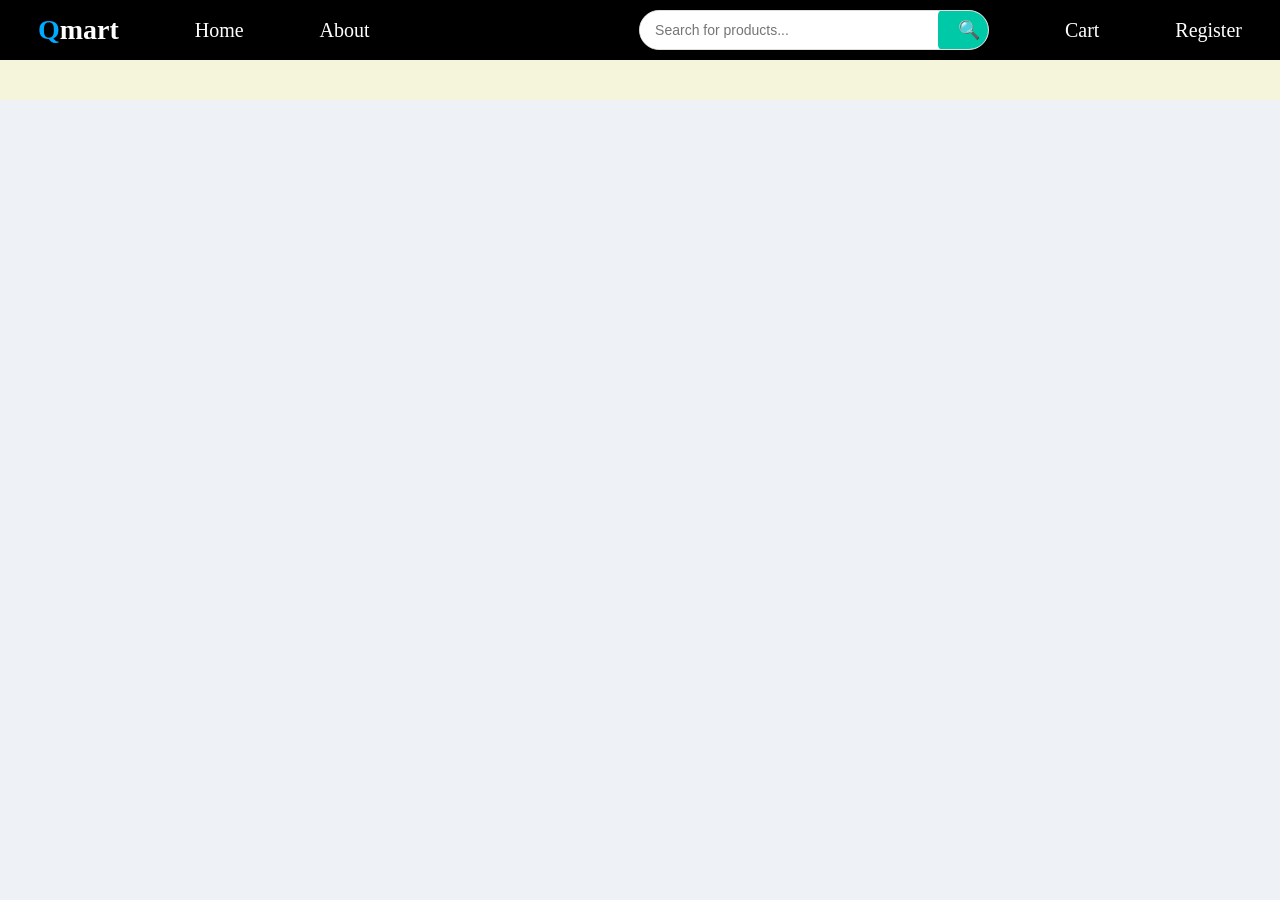
<file: index.html>
<!DOCTYPE html>
<html>
<head>
    <meta charset="UTF-8">
    <meta http-equiv="refresh" content="0; url=./Home/index.html">
    <title>Ecommerce Website</title>
</head>
<body>
    <a href="./Home/index.html">Open Ecommerce Website</a>
</body>
</html>
</file>
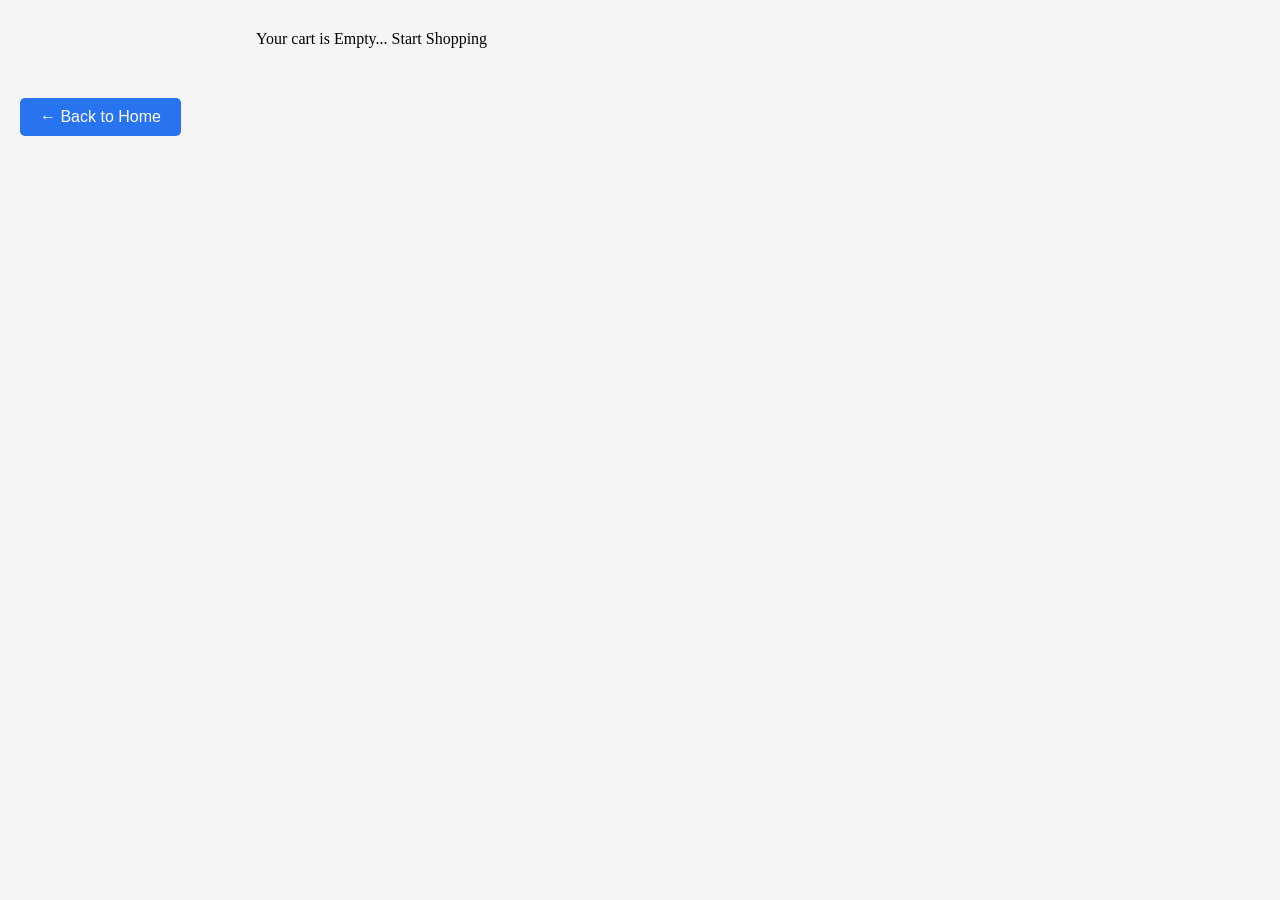
<file: Cart/Cart.html>
<!DOCTYPE html>
<html lang="en">
<head>
    <meta charset="UTF-8">
    <meta name="viewport" content="width=device-width, initial-scale=1.0">
    <title>Document</title>
    <link rel="stylesheet" href="./Cart.css">
</head>
<body>
    <div id="cartContainer">
        <div id="cartContent"></div>
        <div id="totalPrice"></div>
    </div>
    <button onclick="backToHome()" class="back-btn">
    ← Back to Home
</button>

<div id="cartContainer">
    <div id="cartContent"></div>
    <div id="totalPrice"></div>
</div>
    <script src="./Cart.js"></script>
</body>
</html>
</file>
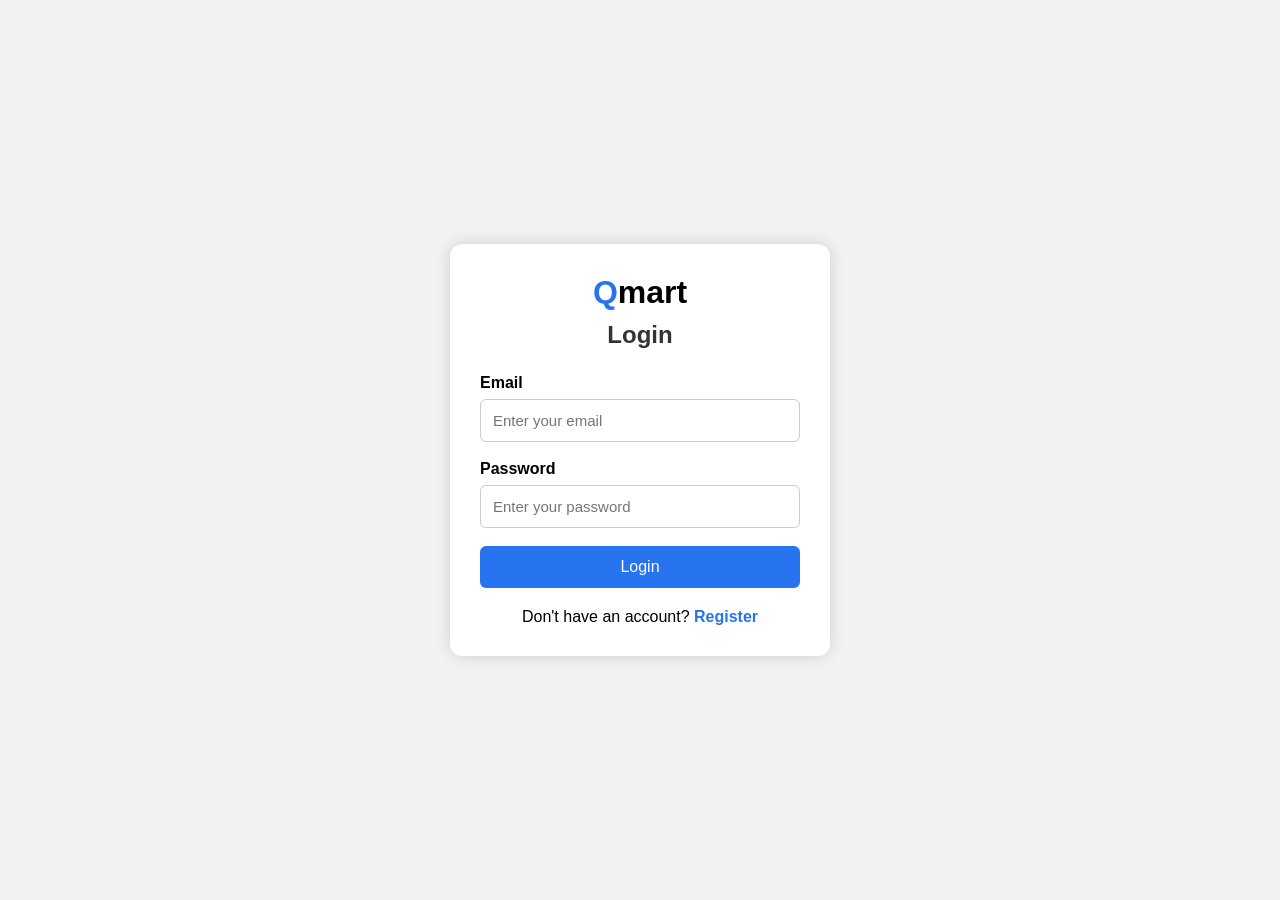
<file: REGISTRATIONFORM/Login.html>
<!DOCTYPE html>
<html lang="en">
<head>
    <meta charset="UTF-8">
    <meta name="viewport" content="width=device-width, initial-scale=1.0">
    <title>Qmart Login</title>
    <link rel="stylesheet" href="./Register.css">
</head>
<body>

    <div class="login-container">

        <h1><span>Q</span>mart</h1>
        <h2>Login</h2>

        <form id="loginForm">

            <label>Email</label>
            <input type="email" id="email"
                   placeholder="Enter your email" required>

            <label>Password</label>
            <input type="password" id="password"
                   placeholder="Enter your password" required>

            <button type="submit">Login</button>

        </form>

        <p id="message"></p>

        <p class="register-link">
            Don't have an account?
            <a href="./Register.html">Register</a>
        </p>

    </div>

    <script src="./Login.js"></script>
</body>
</html>
</file>
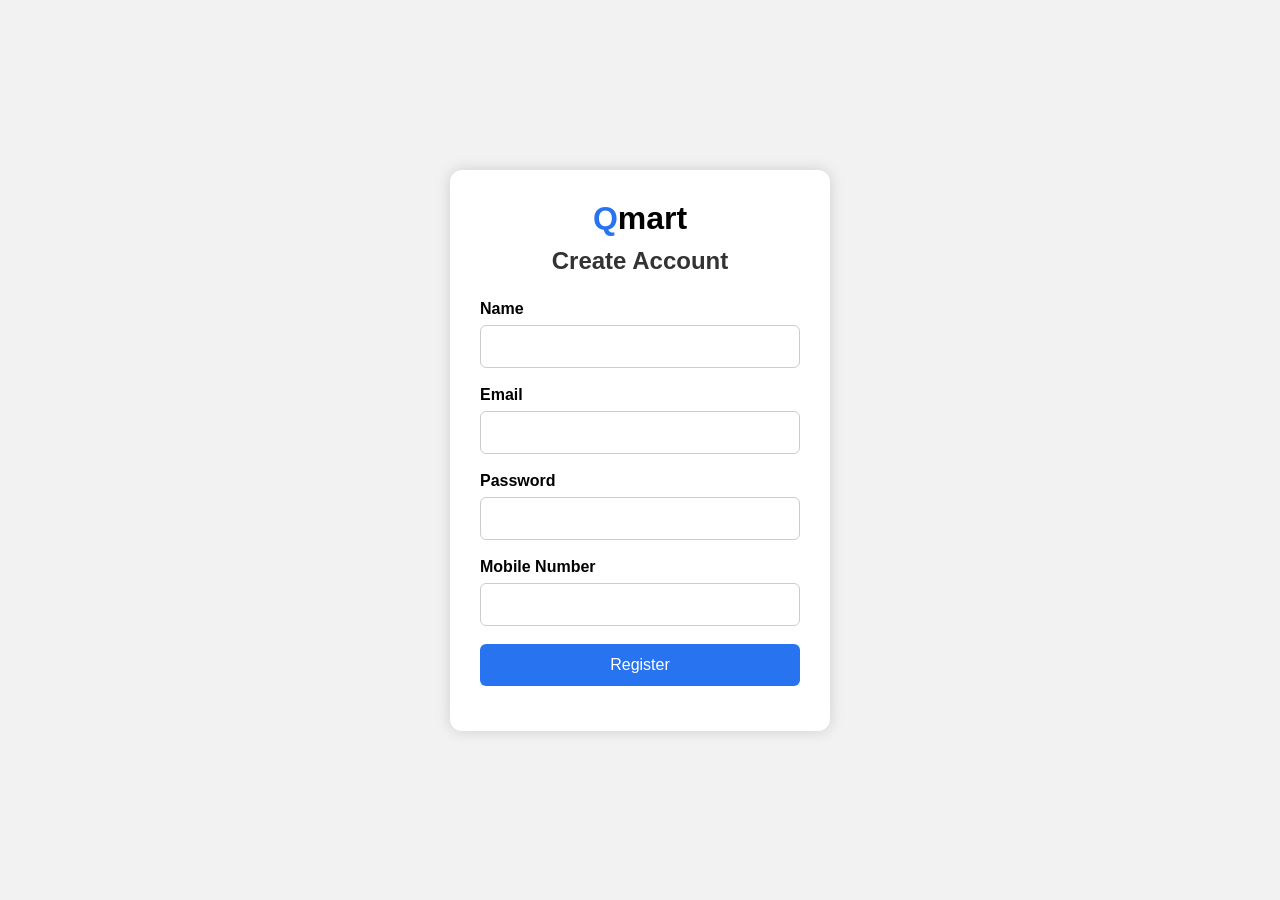
<file: REGISTRATIONFORM/Register.html>
<!DOCTYPE html>
<html lang="en">
<head>
    <meta charset="UTF-8">
    <meta name="viewport" content="width=device-width, initial-scale=1.0">
    <title>Qmart Registration</title>
    <link rel="stylesheet" href="./Register.css">
</head>
<body>

    <div class="register-container">
        <h1><span>Q</span>mart</h1>
        <h2>Create Account</h2>

        <form id="registerForm">

    <label>Name</label>
    <input type="text" id="name" required>

    <label>Email</label>
    <input type="email" id="email" required>

    <label>Password</label>
    <input type="password" id="password" required>

    <label>Mobile Number</label>
    <input type="tel" id="mobile"
           pattern="[0-9]{10}" maxlength="10" required>

    <button type="submit">Register</button>

</form>
        <p id="message"></p>
    </div>

    <script src="./Register.js"></script>
</body>
</html>
</file>
<file: Cart/Cart.css>
* {
    margin: 0;
    padding: 0;
    box-sizing: border-box;
}

body {
    background-color: #f5f5f5;
    font-family: Georgia, serif;
}

/* Main Cart Container */

#cartContent {
    width: 60%;
    margin: 30px auto;
}

/* Individual Cart Card */

.cart-card {
    width: 100%;
    min-height: 360px;
    display: flex;
    align-items: center;
    justify-content: space-between;
    padding: 25px;
    margin-bottom: 25px;
    background-color: #ffffff;
    border: 1px solid #d5d5e5;
    border-radius: 15px;
    box-shadow: 0 2px 8px rgba(0, 0, 0, 0.15);
    gap: 20px;
}

/* Product Image */

.cart-image {
    width: 27%;
    display: flex;
    justify-content: center;
    align-items: center;
}

.cart-image img {
    width: 180px;
    height: 200px;
    object-fit: contain;
}

/* Product Information */

.cart-info {
    width: 55%;
    display: flex;
    flex-direction: column;
    gap: 12px;
}

.cart-info h1 {
    font-size: 30px;
    color: #222;
    margin-bottom: 8px;
}

.cart-info p {
    font-size: 18px;
    color: #333;
    line-height: 1.3;
}

/* Remove Button */

.remove-btn {
    width: 18%;
    display: flex;
    justify-content: center;
    align-items: center;
}

.remove-btn button {
    background-color: #c34b68;
    color: white;
    border: none;
    padding: 15px 25px;
    border-radius: 5px;
    font-size: 17px;
    cursor: pointer;
}

.remove-btn button:hover {
    background-color: #a52d4c;
}

/* Total Price */

#totalPrice {
    width: 60%;
    margin: 25px auto;
    text-align: right;
}

#totalPrice h1 {
    font-size: 30px;
    color: #222;
}

/* Responsive Design */

@media (max-width: 900px) {

    #cartContent,
    #totalPrice {
        width: 90%;
    }

    .cart-card {
        min-height: auto;
    }

    .cart-info h1 {
        font-size: 22px;
    }

    .cart-info p {
        font-size: 15px;
    }

}

@media (max-width: 600px) {

    .cart-card {
        flex-direction: column;
        align-items: center;
        padding: 20px;
    }

    .cart-image,
    .cart-info,
    .remove-btn {
        width: 100%;
    }

    .cart-info {
        align-items: flex-start;
    }

    .remove-btn {
        justify-content: flex-end;
    }

}
.back-btn {
    background-color: #2874f0;
    color: white;
    padding: 10px 20px;
    border: none;
    border-radius: 5px;
    cursor: pointer;
    margin: 20px;
    font-size: 16px;
}

.back-btn:hover {
    background-color: #1558c0;
}
</file>
<file: REGISTRATIONFORM/Register.css>
* {
    margin: 0;
    padding: 0;
    box-sizing: border-box;
    font-family: Arial, sans-serif;
}

body {
    background-color: #f2f2f2;
    display: flex;
    justify-content: center;
    align-items: center;
    min-height: 100vh;
}

.register-container,
.login-container {
    width: 380px;
    background-color: white;
    padding: 30px;
    border-radius: 12px;
    box-shadow: 0 0 15px rgba(0, 0, 0, 0.15);
}

h1 {
    text-align: center;
    margin-bottom: 10px;
}

h1 span {
    color: #2874f0;
}

h2 {
    text-align: center;
    margin-bottom: 25px;
    color: #333;
}

label {
    display: block;
    margin-bottom: 7px;
    font-weight: bold;
}

input {
    width: 100%;
    padding: 12px;
    margin-bottom: 18px;
    border: 1px solid #ccc;
    border-radius: 6px;
    font-size: 15px;
    outline: none;
}

input:focus {
    border-color: #2874f0;
}

button {
    width: 100%;
    padding: 12px;
    background-color: #2874f0;
    color: white;
    border: none;
    border-radius: 6px;
    font-size: 16px;
    cursor: pointer;
}

button:hover {
    background-color: #1558c0;
}

#message {
    text-align: center;
    margin-top: 15px;
    color: red;
    font-weight: bold;
}

.register-link {
    text-align: center;
    margin-top: 20px;
}

.register-link a {
    color: #2874f0;
    text-decoration: none;
    font-weight: bold;
}
</file>
